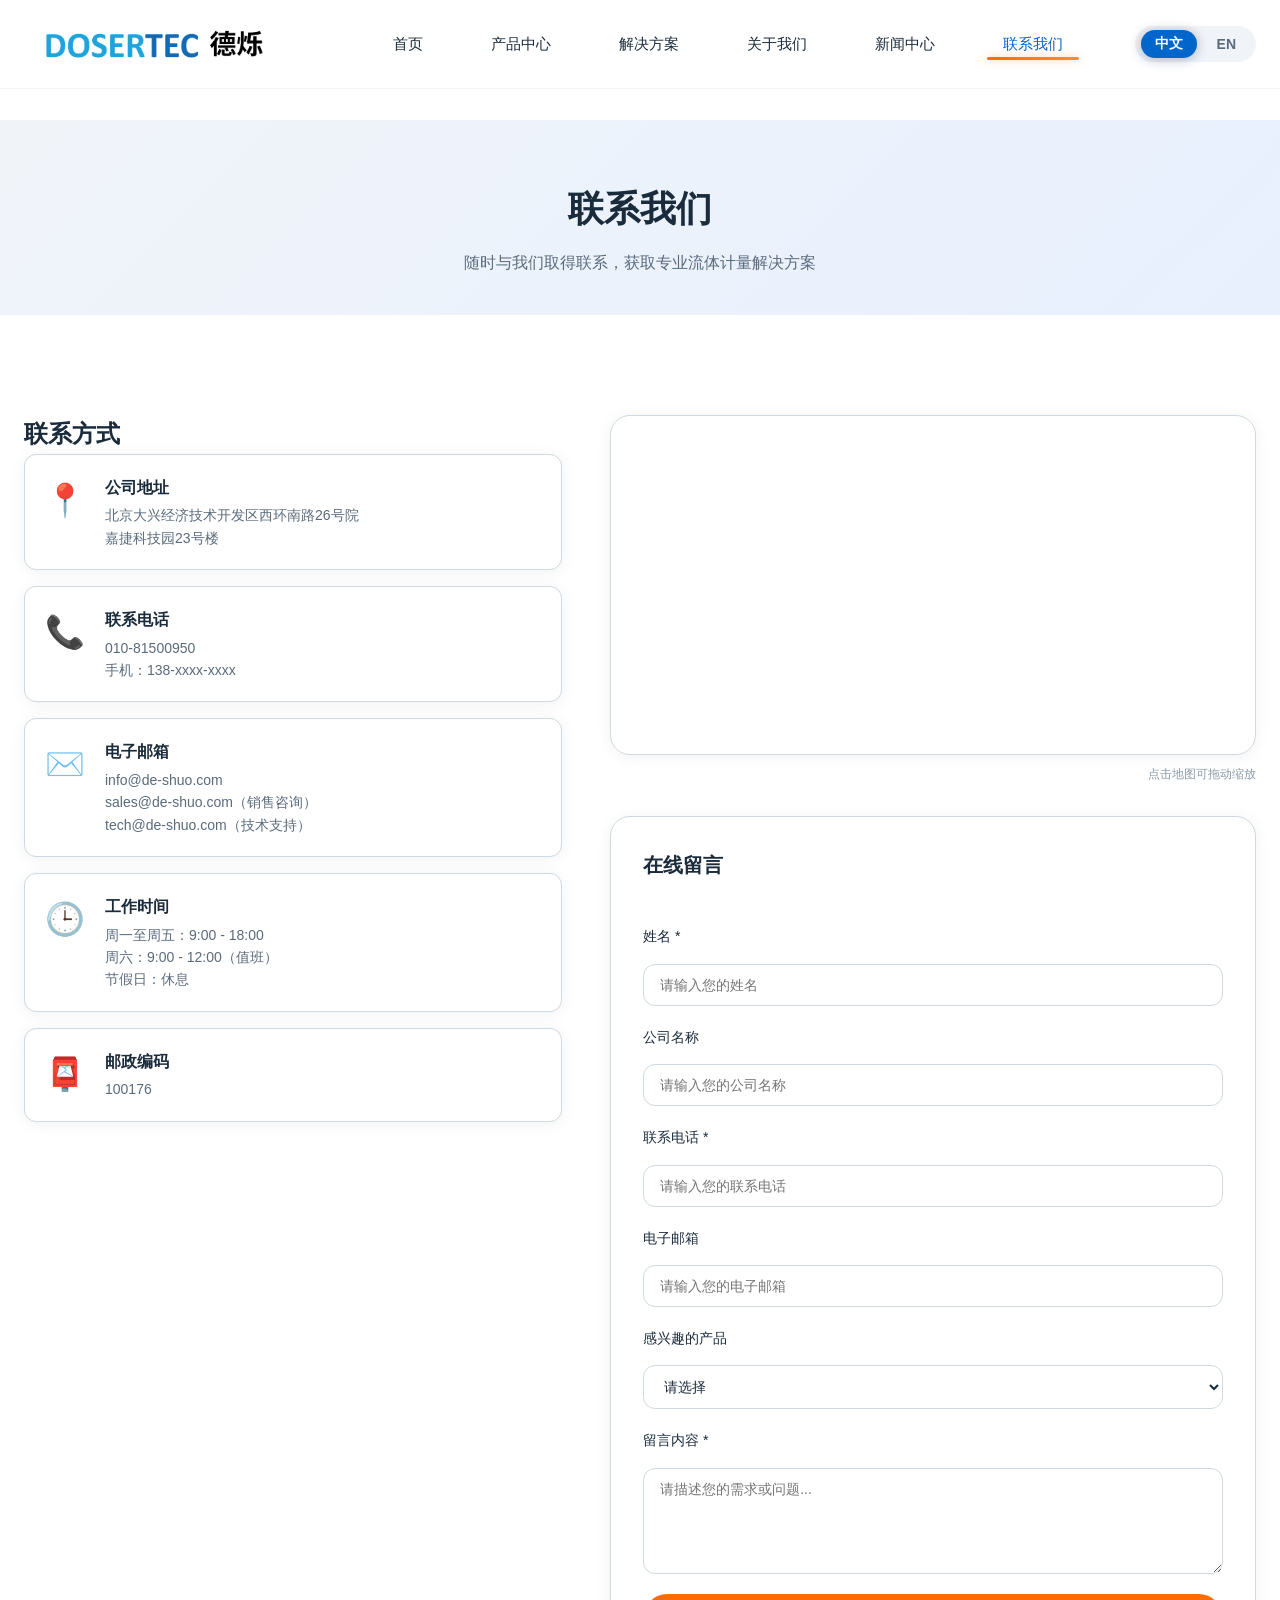
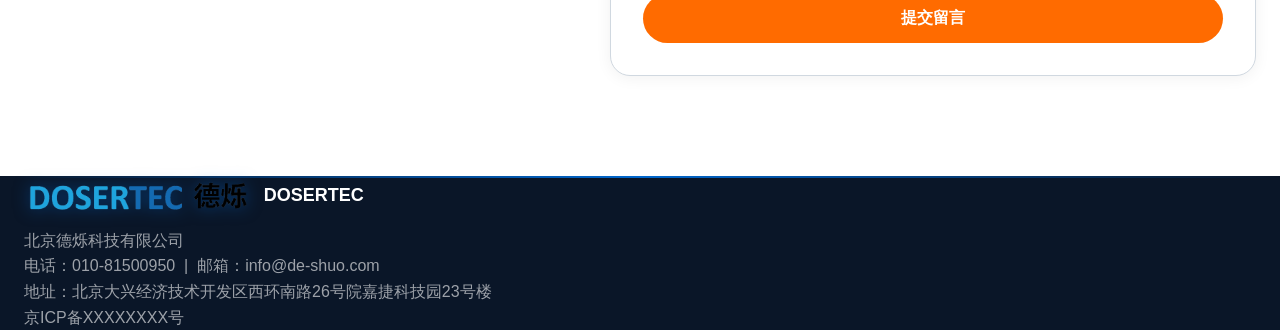
<file: contact.html>
<!DOCTYPE html>
<html lang="zh-CN">
<head>
    <meta charset="UTF-8" />
    <meta name="viewport" content="width=device-width, initial-scale=1.0" />
    <title>联系我们 - 德烁科技</title>
    <meta name="description" content="联系德烁科技，获取专业流体计量解决方案" />
    <link rel="stylesheet" href="style.css" />
    <script>
        if ('scrollRestoration' in history) {
            history.scrollRestoration = 'manual';
        }
        if (window.location.hash) {
            history.replaceState(null, '', window.location.pathname);
        }
        window.scrollTo({ top: 0, behavior: 'instant' });
        var checkCount = 0;
        var checkInterval = setInterval(function() {
            if (window.scrollY > 10) {
                window.scrollTo({ top: 0, behavior: 'instant' });
            }
            checkCount++;
            if (checkCount > 20) {
                clearInterval(checkInterval);
            }
        }, 50);
    </script>
</head>
<body>

    <nav class="navbar" id="navbar">
        <div class="container">
            <a href="index.html" class="navbar-brand">
                <div class="logo-glow-bg">
                    <img src="images/logo.jpg.png" alt="德烁科技" onerror="this.style.display='none'; this.nextElementSibling.style.display='block';" />
                    <span class="logo-fallback">德烁科技</span>
                </div>
            </a>

            <ul class="navbar-menu" id="navbarMenu">
                <li><a href="index.html" data-key="home">首页</a></li>
                <li><a href="products.html" data-key="products">产品中心</a></li>
                <li><a href="solutions.html" data-key="solutions">解决方案</a></li>
                <li><a href="about.html" data-key="about">关于我们</a></li>
                <li><a href="news.html" data-key="news">新闻中心</a></li>
                <li><a href="contact.html" class="active" data-key="contact">联系我们</a></li>
                <li class="navbar-lang">
                    <button class="lang-btn lang-active" data-lang="cn">中文</button>
                    <button class="lang-btn" data-lang="en">EN</button>
                </li>
            </ul>

            <button class="navbar-toggle" id="navbarToggle" aria-label="Menu">
                <span></span>
                <span></span>
                <span></span>
            </button>
        </div>
    </nav>

    <section class="page-header">
        <div class="container">
            <h1>联系我们</h1>
            <p>随时与我们取得联系，获取专业流体计量解决方案</p>
        </div>
    </section>

    <section class="section section-white">
        <div class="container">
            <div class="contact-full">
                <div class="contact-left reveal">
                    <h2>联系方式</h2>
                    
                    <div class="contact-info-card">
                        <div class="contact-info-icon">📍</div>
                        <div class="contact-info-body">
                            <h3>公司地址</h3>
                            <p>北京大兴经济技术开发区西环南路26号院<br>嘉捷科技园23号楼</p>
                        </div>
                    </div>
                    
                    <div class="contact-info-card">
                        <div class="contact-info-icon">📞</div>
                        <div class="contact-info-body">
                            <h3>联系电话</h3>
                            <p>010-81500950</p>
                            <p>手机：138-xxxx-xxxx</p>
                        </div>
                    </div>
                    
                    <div class="contact-info-card">
                        <div class="contact-info-icon">✉️</div>
                        <div class="contact-info-body">
                            <h3>电子邮箱</h3>
                            <p>info@de-shuo.com</p>
                            <p>sales@de-shuo.com（销售咨询）</p>
                            <p>tech@de-shuo.com（技术支持）</p>
                        </div>
                    </div>
                    
                    <div class="contact-info-card">
                        <div class="contact-info-icon">🕒</div>
                        <div class="contact-info-body">
                            <h3>工作时间</h3>
                            <p>周一至周五：9:00 - 18:00</p>
                            <p>周六：9:00 - 12:00（值班）</p>
                            <p>节假日：休息</p>
                        </div>
                    </div>
                    
                    <div class="contact-info-card">
                        <div class="contact-info-icon">📮</div>
                        <div class="contact-info-body">
                            <h3>邮政编码</h3>
                            <p>100176</p>
                        </div>
                    </div>
                </div>

                <div class="contact-right reveal reveal-delay-2">
                    <div class="contact-map-full">
                        <div class="contact-map-wrapper">
                            <iframe 
                                src="https://ditu.amap.com/embed.html?position=116.54,39.76&name=嘉捷科技园23号楼&zoom=17" 
                                allowfullscreen="">
                            </iframe>
                        </div>
                        <p class="contact-map-tip">点击地图可拖动缩放</p>
                    </div>
                    
                    <div class="contact-form">
                        <h3>在线留言</h3>
                        <form id="contactForm" action="#" method="post">
                            <div class="form-group">
                                <label for="name">姓名 *</label>
                                <input type="text" id="name" name="name" required placeholder="请输入您的姓名" />
                            </div>
                            <div class="form-group">
                                <label for="company">公司名称</label>
                                <input type="text" id="company" name="company" placeholder="请输入您的公司名称" />
                            </div>
                            <div class="form-group">
                                <label for="phone">联系电话 *</label>
                                <input type="tel" id="phone" name="phone" required placeholder="请输入您的联系电话" />
                            </div>
                            <div class="form-group">
                                <label for="email">电子邮箱</label>
                                <input type="email" id="email" name="email" placeholder="请输入您的电子邮箱" />
                            </div>
                            <div class="form-group">
                                <label for="interest">感兴趣的产品</label>
                                <select id="interest" name="interest">
                                    <option value="">请选择</option>
                                    <option value="screw-pump">螺杆泵系列</option>
                                    <option value="gear-pump">齿轮泵系列</option>
                                    <option value="valve">阀系列</option>
                                    <option value="feeding-system">供胶系统</option>
                                    <option value="solution">解决方案</option>
                                    <option value="other">其他</option>
                                </select>
                            </div>
                            <div class="form-group">
                                <label for="message">留言内容 *</label>
                                <textarea id="message" name="message" required rows="5" placeholder="请描述您的需求或问题..."></textarea>
                            </div>
                            <button type="submit" class="btn btn-primary btn-full">提交留言</button>
                        </form>
                    </div>
                </div>
            </div>
        </div>
    </section>

    <footer class="footer">
        <div class="container">
            <div class="footer-brand">
                <img src="images/logo.jpg.png" alt="德烁科技" onerror="this.style.display='none'; this.nextElementSibling.style.display='block';" />
                <span class="logo-fallback">德烁科技</span>
                <span>DOSERTEC</span>
            </div>
            <div class="footer-info">
                <p>北京德烁科技有限公司</p>
                <p>电话：010-81500950 &nbsp;|&nbsp; 邮箱：info@de-shuo.com</p>
                <p>地址：北京大兴经济技术开发区西环南路26号院嘉捷科技园23号楼</p>
                <p class="footer-icp">京ICP备XXXXXXXX号</p>
            </div>
        </div>
    </footer>

    <script src="script.js"></script>
    <script>
        var scrollCheckCount = 0;
        var scrollCheckMax = 10;
        var scrollCheckInterval = setInterval(function() {
            if (window.scrollY > 10) {
                window.scrollTo({ top: 0, behavior: 'instant' });
            }
            scrollCheckCount++;
            if (scrollCheckCount >= scrollCheckMax) {
                clearInterval(scrollCheckInterval);
            }
        }, 100);

        window.addEventListener('load', function() {
            setTimeout(function() {
                window.scrollTo({ top: 0, behavior: 'instant' });
            }, 200);
        });
    </script>
</body>
</html>
</file>
<file: style.css>
* {
    margin: 0;
    padding: 0;
    box-sizing: border-box;
}

:root {
    --primary: #0066CC;
    --primary-light: #1A8CFF;
    --primary-dark: #004499;
    --secondary: #FF6B00;
    --secondary-light: #FF8C33;
    --bg-white: #FFFFFF;
    --bg-light: #F0F4F9;
    --bg-product: #E8F0FE;
    --text-primary: #1A2B3C;
    --text-secondary: #5A6B7C;
    --text-light: #8A9BA8;
    --border-color: #D0D8E0;
    --shadow: 0 4px 20px rgba(0, 102, 204, 0.08);
    --shadow-hover: 0 12px 40px rgba(0, 102, 204, 0.18);
    --shadow-card: 0 2px 16px rgba(0, 0, 0, 0.06);
    --shadow-card-hover: 0 8px 32px rgba(0, 102, 204, 0.12);
    --radius: 12px;
    --radius-lg: 20px;
    --transition: 0.5s cubic-bezier(0.25, 0.46, 0.45, 0.94);
    --font-cn: 'PingFang SC', 'Microsoft YaHei', -apple-system, sans-serif;
    --font-en: 'Inter', -apple-system, 'Segoe UI', sans-serif;
}

html {
    scroll-behavior: auto;
}

body {
    font-family: var(--font-cn);
    color: var(--text-primary);
    background: var(--bg-white);
    line-height: 1.6;
    overflow-x: hidden;
    padding-top: 120px;
}

body.en {
    font-family: var(--font-en);
}

a {
    text-decoration: none;
    color: inherit;
}

img {
    max-width: 100%;
    display: block;
}

.container {
    max-width: 1400px;
    margin: 0 auto;
    padding: 0 24px;
}

.navbar {
    position: fixed;
    top: 0;
    left: 0;
    right: 0;
    z-index: 1000;
    padding: 16px 0;
    background: rgba(255, 255, 255, 0.95);
    backdrop-filter: blur(16px);
    -webkit-backdrop-filter: blur(16px);
    border-bottom: 1px solid rgba(208, 216, 224, 0.3);
    transition: var(--transition);
}

.navbar.scrolled {
    background: rgba(255, 255, 255, 0.98);
    box-shadow: 0 2px 20px rgba(0, 0, 0, 0.05);
    padding: 12px 0;
}

.navbar .container {
    display: flex;
    align-items: center;
    justify-content: space-between;
}

.navbar-brand {
    display: flex;
    align-items: center;
}

.navbar-brand img {
    height: 50px;
    width: auto;
    transition: var(--transition);
}

.navbar.scrolled .navbar-brand img {
    height: 44px;
}

.logo-glow-bg {
    display: flex;
    align-items: center;
    justify-content: center;
    padding: 8px 16px;
    background: white;
    border-radius: 8px;
    box-shadow: 0 0 40px rgba(255, 255, 255, 0.15);
}

.logo-glow-bg img {
    height: 40px;
    width: auto;
    display: block;
}

.navbar.scrolled .logo-glow-bg img {
    height: 36px;
}

.navbar-menu {
    display: flex;
    align-items: center;
    gap: 36px;
    list-style: none;
}

.navbar-menu a {
    font-size: 15px;
    font-weight: 500;
    color: var(--text-primary);
    transition: var(--transition);
    position: relative;
    padding: 8px 16px;
    border-radius: 8px;
}

.navbar-menu a::after {
    content: '';
    position: absolute;
    bottom: 0;
    left: 0;
    width: 0;
    height: 3px;
    background: linear-gradient(90deg, var(--secondary), var(--secondary-light));
    border-radius: 2px;
    transition: var(--transition);
    box-shadow: 0 0 8px rgba(255, 107, 0, 0.4);
}

.navbar-menu a:hover {
    color: var(--primary);
    transform: translateY(-2px) scale(1.03);
    background: rgba(0, 102, 204, 0.06);
}

.navbar-menu a:hover::after {
    width: 100%;
}

.navbar-menu a.active {
    color: var(--primary);
}

.navbar-menu a.active::after {
    width: 100%;
    background: linear-gradient(90deg, var(--secondary), var(--secondary-light));
    box-shadow: 0 0 8px rgba(255, 107, 0, 0.4);
}

.navbar-lang {
    display: flex;
    align-items: center;
    gap: 6px;
    margin-left: 20px;
    background: var(--bg-light);
    padding: 4px 6px;
    border-radius: 20px;
}

.navbar-lang button {
    font-size: 14px;
    font-weight: 600;
    padding: 5px 14px;
    border-radius: 18px;
    border: none;
    cursor: pointer;
    transition: var(--transition);
    background: transparent;
    color: var(--text-secondary);
}

.navbar-lang button.lang-active {
    background: var(--primary);
    color: white;
    box-shadow: 0 2px 12px rgba(0, 102, 204, 0.3), 0 0 12px rgba(255, 107, 0, 0.2);
}

.navbar-lang button:not(.lang-active):hover {
    color: var(--secondary);
    transform: scale(1.05);
    background: rgba(255, 107, 0, 0.08);
}

.navbar-toggle {
    display: none;
    flex-direction: column;
    gap: 5px;
    background: none;
    border: none;
    cursor: pointer;
    padding: 5px;
}

.navbar-toggle span {
    display: block;
    width: 26px;
    height: 2.5px;
    background: var(--text-primary);
    border-radius: 2px;
    transition: var(--transition);
}

.navbar-toggle.active span:nth-child(1) {
    transform: rotate(45deg) translateY(7px);
}

.navbar-toggle.active span:nth-child(2) {
    opacity: 0;
}

.navbar-toggle.active span:nth-child(3) {
    transform: rotate(-45deg) translateY(-7px);
}

@media (max-width: 992px) {
    .navbar-toggle {
        display: flex;
    }

    .navbar-menu {
        position: absolute;
        top: 80px;
        left: 0;
        right: 0;
        background: white;
        flex-direction: column;
        padding: 24px;
        gap: 16px;
        box-shadow: 0 16px 40px rgba(0, 0, 0, 0.08);
        border-radius: 0 0 var(--radius-lg) var(--radius-lg);
        opacity: 0;
        transform: translateY(-12px);
        pointer-events: none;
        transition: var(--transition);
        border-top: 1px solid var(--border-color);
    }

    .navbar-menu.open {
        opacity: 1;
        transform: translateY(0);
        pointer-events: all;
    }

    .navbar-lang {
        margin-left: 0;
        margin-top: 8px;
    }
}

.hero {
    padding: 120px 0;
    min-height: calc(100vh - 80px);
    display: flex;
    align-items: center;
    background: 
        radial-gradient(ellipse 600px 500px at 65% 50%, rgba(26, 115, 232, 0.15) 0%, rgba(0, 51, 102, 0.06) 40%, transparent 70%),
        radial-gradient(ellipse 400px 350px at 20% 70%, rgba(0, 150, 255, 0.08) 0%, transparent 60%),
        linear-gradient(145deg, #0A1628 0%, #06101F 50%, #050D1A 100%);
    position: relative;
    overflow: hidden;
}

.hero::before {
    content: '';
    position: absolute;
    top: -50%;
    left: -50%;
    width: 200%;
    height: 200%;
    background: linear-gradient(45deg, 
        transparent 20%, 
        rgba(255, 255, 255, 0.03) 45%, 
        rgba(255, 255, 255, 0.06) 50%, 
        rgba(255, 255, 255, 0.03) 55%, 
        transparent 80%);
    transform: rotate(-10deg);
    pointer-events: none;
    z-index: 1;
}

.hero::after {
    content: '';
    position: absolute;
    top: -20%;
    right: -10%;
    width: 60%;
    height: 60%;
    background: radial-gradient(ellipse at center, rgba(26, 115, 232, 0.06) 0%, transparent 70%);
    filter: blur(80px);
    animation: breatheGlow 15s ease-in-out infinite;
    pointer-events: none;
    z-index: 0;
}

@keyframes breatheGlow {
    0%, 100% {
        transform: translate(0, 0) scale(1);
        opacity: 0.6;
    }
    33% {
        transform: translate(-20px, 30px) scale(1.05);
        opacity: 0.8;
    }
    66% {
        transform: translate(10px, -20px) scale(0.95);
        opacity: 0.7;
    }
}

@keyframes ambientPulse {
    0%, 100% {
        opacity: 0.06;
        transform: scale(1);
    }
    50% {
        opacity: 0.1;
        transform: scale(1.03);
    }
}

.hero-bg-grid {
    position: absolute;
    inset: 0;
    background-image: 
        linear-gradient(rgba(26, 115, 232, 0.03) 1px, transparent 1px),
        linear-gradient(90deg, rgba(26, 115, 232, 0.03) 1px, transparent 1px);
    background-size: 100px 100px;
    pointer-events: none;
    z-index: 0;
}

.hero-noise {
    position: absolute;
    inset: 0;
    opacity: 0.015;
    pointer-events: none;
    z-index: 4;
    background-image: url("data:image/svg+xml,%3Csvg viewBox='0 0 256 256' xmlns='http://www.w3.org/2000/svg'%3E%3Cfilter id='noise'%3E%3CfeTurbulence type='fractalNoise' baseFrequency='0.8' numOctaves='5' stitchTiles='stitch'/%3E%3C/filter%3E%3Crect width='100%25' height='100%25' filter='url(%23noise)'/%3E%3C/svg%3E");
}

.hero-main-spotlight {
    position: absolute;
    top: 30%;
    left: 55%;
    width: 500px;
    height: 500px;
    background: radial-gradient(circle, rgba(255, 255, 255, 0.1) 0%, rgba(26, 115, 232, 0.08) 30%, rgba(0, 102, 204, 0.04) 50%, transparent 70%);
    filter: blur(60px);
    animation: ambientPulse 12s ease-in-out infinite;
    pointer-events: none;
    z-index: 0;
}

.hero-soft-glow {
    position: absolute;
    bottom: 10%;
    left: 5%;
    width: 300px;
    height: 200px;
    background: radial-gradient(ellipse, rgba(0, 150, 255, 0.06) 0%, transparent 60%);
    filter: blur(40px);
    animation: ambientPulse 18s ease-in-out infinite reverse;
    pointer-events: none;
    z-index: 0;
}

.hero-glow-orange {
    position: absolute;
    top: 30%;
    right: 10%;
    width: 600px;
    height: 600px;
    background: radial-gradient(circle, rgba(255, 107, 0, 0.12) 0%, rgba(255, 107, 0, 0.04) 40%, transparent 70%);
    border-radius: 50%;
    pointer-events: none;
    z-index: 0;
    animation: glowFloat 20s infinite ease-in-out;
}

.hero-glow-blue {
    position: absolute;
    bottom: -10%;
    left: -10%;
    width: 600px;
    height: 600px;
    background: radial-gradient(circle, rgba(0, 102, 204, 0.12) 0%, rgba(0, 102, 204, 0.04) 40%, transparent 70%);
    border-radius: 50%;
    pointer-events: none;
    z-index: 0;
    animation: glowRotate 30s infinite linear;
}

@keyframes glowFloat {
    0%, 100% {
        transform: translateY(0) translateX(0);
    }
    25% {
        transform: translateY(-20px) translateX(10px);
    }
    50% {
        transform: translateY(10px) translateX(-10px);
    }
    75% {
        transform: translateY(-10px) translateX(20px);
    }
}

@keyframes glowRotate {
    from {
        transform: rotate(0deg);
    }
    to {
        transform: rotate(360deg);
    }
}

.hero-particles {
    position: absolute;
    inset: 0;
    pointer-events: none;
    z-index: 0;
    overflow: hidden;
}

.hero-particles .particle {
    position: absolute;
    background: radial-gradient(circle, rgba(255, 255, 255, 0.8), rgba(0, 102, 204, 0.4), transparent);
    border-radius: 50%;
    animation: particleFloat 8s ease-in-out infinite;
}

.hero-particles .particle::before {
    content: '';
    position: absolute;
    inset: -2px;
    background: radial-gradient(circle, rgba(255, 107, 0, 0.3), transparent);
    border-radius: 50%;
    animation: particlePulse 2s ease-in-out infinite;
}

.hero-particles .particle-1 {
    width: 6px;
    height: 6px;
    top: 30%;
    left: 15%;
    animation-delay: 0s;
}

.hero-particles .particle-2 {
    width: 8px;
    height: 8px;
    top: 50%;
    right: 20%;
    animation-delay: 1s;
}

.hero-particles .particle-3 {
    width: 5px;
    height: 5px;
    top: 70%;
    left: 25%;
    animation-delay: 2s;
}

.hero-particles .particle-4 {
    width: 7px;
    height: 7px;
    top: 20%;
    right: 35%;
    animation-delay: 3s;
}

.hero-particles .particle-5 {
    width: 4px;
    height: 4px;
    top: 80%;
    right: 15%;
    animation-delay: 0.5s;
}

.hero-particles .particle-6 {
    width: 9px;
    height: 9px;
    top: 40%;
    left: 35%;
    animation-delay: 4s;
}

.hero-particles .particle-7 {
    width: 5px;
    height: 5px;
    top: 60%;
    left: 5%;
    animation-delay: 2.5s;
}

.hero-particles .particle-8 {
    width: 6px;
    height: 6px;
    top: 15%;
    left: 50%;
    animation-delay: 1.5s;
}

@keyframes particleFloat {
    0%, 100% {
        transform: translateY(0) translateX(0);
        opacity: 0.6;
    }
    25% {
        transform: translateY(-30px) translateX(15px);
        opacity: 1;
    }
    50% {
        transform: translateY(-15px) translateX(-20px);
        opacity: 0.7;
    }
    75% {
        transform: translateY(-40px) translateX(10px);
        opacity: 0.9;
    }
}

@keyframes particlePulse {
    0%, 100% {
        transform: scale(1);
        opacity: 0.6;
    }
    50% {
        transform: scale(1.5);
        opacity: 1;
    }
}

.hero-glow-behind {
    position: absolute;
    width: 400px;
    height: 400px;
    background: radial-gradient(circle, rgba(255, 107, 0, 0.2) 0%, rgba(255, 107, 0, 0.05) 40%, transparent 70%);
    border-radius: 50%;
    pointer-events: none;
    z-index: -1;
    animation: glowRotate 25s linear infinite;
}

.hero .container {
    position: relative;
    z-index: 1;
    display: grid;
    grid-template-columns: 1fr 1fr;
    gap: 40px;
    align-items: stretch;
    height: 100%;
}

.hero-content h1 {
    font-size: clamp(44px, 6vw, 72px);
    font-weight: 800;
    color: #FFFFFF;
    line-height: 1.05;
    letter-spacing: -1px;
    margin-bottom: 20px;
}

.hero-content h1 .highlight {
    color: #FF6B00;
    position: relative;
}

.hero-content h1 .highlight::after {
    content: '';
    position: absolute;
    bottom: 6px;
    left: 0;
    right: 0;
    height: 6px;
    background: rgba(255, 107, 0, 0.3);
    border-radius: 3px;
}

.hero-content .subtitle {
    font-size: 18px;
    color: #B0C4DE;
    max-width: 500px;
    font-weight: 400;
    line-height: 1.8;
    margin-bottom: 40px;
}

.hero-content .hero-stats {
    display: flex;
    gap: 48px;
    margin-bottom: 48px;
}

.hero-content .hero-stats .stat-item {
    text-align: left;
}

.hero-content .hero-stats .stat-number {
    font-size: 48px;
    font-weight: 800;
    color: #FF6B00;
    display: block;
    line-height: 1;
    margin-bottom: 4px;
}

.hero-content .hero-stats .stat-label {
    font-size: 15px;
    color: #B0C4DE;
    font-weight: 500;
}

.hero-content .hero-actions {
    display: flex;
    gap: 16px;
    flex-wrap: wrap;
}

.btn {
    display: inline-flex;
    align-items: center;
    gap: 8px;
    padding: 14px 32px;
    border-radius: 50px;
    font-weight: 600;
    font-size: 16px;
    transition: var(--transition);
    border: none;
    cursor: pointer;
}

.btn-primary {
    background: #FF6B00;
    color: white;
}

.btn-primary:hover {
    background: #FF8C33;
    transform: translateY(-3px) scale(1.02);
    box-shadow: 0 12px 32px rgba(255, 107, 0, 0.4), 0 0 24px rgba(0, 102, 204, 0.25);
}

.btn-outline {
    background: transparent;
    color: #FFFFFF;
    border: 2px solid #FFFFFF;
    position: relative;
}

.btn-outline::before {
    content: '';
    position: absolute;
    inset: -2px;
    background: linear-gradient(45deg, #FF6B00, transparent, #FF6B00);
    border-radius: 52px;
    opacity: 0;
    transition: var(--transition);
    z-index: -1;
}

.btn-outline:hover {
    background: #FF6B00;
    color: white;
    border-color: #FF6B00;
    transform: translateY(-3px) scale(1.02);
    box-shadow: 0 12px 32px rgba(255, 107, 0, 0.4), 0 0 24px rgba(0, 102, 204, 0.25);
}

.btn-outline:hover::before {
    opacity: 1;
}

.hero-visual {
    display: flex;
    justify-content: center;
    align-items: center;
    position: relative;
    width: 100%;
    height: 100%;
}

.hero-carousel {
    position: relative;
    width: 100%;
    height: 100%;
    overflow: hidden;
}

.hero-carousel .carousel-slide {
    position: absolute;
    inset: 0;
    opacity: 0;
    transition: opacity 0.8s ease-in-out;
    pointer-events: none;
}

.hero-carousel .carousel-slide.active {
    opacity: 1;
    pointer-events: auto;
}

.hero-carousel .carousel-slide img {
    width: 100%;
    height: 100%;
    object-fit: cover;
    display: block;
}

.hero-carousel .carousel-dots {
    position: absolute;
    bottom: 20px;
    left: 50%;
    transform: translateX(-50%);
    display: flex;
    gap: 12px;
    z-index: 10;
}

.hero-carousel .carousel-dots .dot {
    width: 12px;
    height: 12px;
    border-radius: 50%;
    background: rgba(255, 255, 255, 0.4);
    cursor: pointer;
    transition: var(--transition);
}

.hero-carousel .carousel-dots .dot:hover {
    background: rgba(255, 255, 255, 0.7);
}

.hero-carousel .carousel-dots .dot.active {
    background: #FF6B00;
}

@keyframes floatImage {
    0%, 100% {
        transform: translateY(0);
    }
    50% {
        transform: translateY(-15px);
    }
}

@media (max-width: 992px) {
    .hero {
        padding: 120px 0 80px;
        min-height: auto;
    }

    .hero .container {
        grid-template-columns: 1fr;
        gap: 40px;
    }

    .hero-content h1 {
        font-size: clamp(36px, 7vw, 52px);
    }

    .hero-content .hero-stats {
        gap: 32px;
        flex-wrap: wrap;
    }

    .hero-content .hero-stats .stat-number {
        font-size: 36px;
    }

    .hero-visual .hero-image-wrapper {
        max-width: 100%;
    }
}

.section-title {
    font-size: clamp(32px, 4vw, 48px);
    font-weight: 700;
    color: var(--text-primary);
    text-align: center;
    margin-bottom: 12px;
    line-height: 1.1;
}

.section-subtitle {
    text-align: center;
    color: var(--text-secondary);
    font-size: 17px;
    max-width: 640px;
    margin: 0 auto 56px;
    line-height: 1.7;
}

.section {
    padding: 100px 0;
}

.section-light {
    background: var(--bg-light);
}

.section-white {
    background: var(--bg-white);
}

.section-product {
    background: var(--bg-product);
    position: relative;
}

.section-product::before {
    content: '';
    position: absolute;
    top: 0;
    left: 50%;
    transform: translateX(-50%);
    width: 80%;
    height: 200px;
    background: radial-gradient(ellipse at center, rgba(0, 102, 204, 0.08) 0%, transparent 70%);
    pointer-events: none;
}

.advantages-grid {
    display: grid;
    grid-template-columns: repeat(4, 1fr);
    gap: 24px;
}

.advantage-card {
    background: white;
    border-radius: var(--radius-lg);
    padding: 32px;
    text-align: center;
    box-shadow: var(--shadow-card);
    transition: var(--transition);
    border: 2px solid transparent;
    position: relative;
    overflow: hidden;
}

.advantage-card::before {
    content: '';
    position: absolute;
    top: 0;
    left: 0;
    right: 0;
    height: 4px;
    background: linear-gradient(90deg, var(--secondary), var(--secondary-light));
    opacity: 0;
    transition: var(--transition);
}

.advantage-card:hover {
    transform: translateY(-8px) scale(1.02);
    box-shadow: var(--shadow-card-hover);
    border-color: rgba(255, 107, 0, 0.3);
    background: linear-gradient(180deg, white 0%, #FAFBFC 100%);
}

.advantage-card:hover::before {
    opacity: 1;
}

.advantage-card .icon {
    width: 68px;
    height: 68px;
    margin: 0 auto 18px;
    background: var(--bg-product);
    border-radius: 50%;
    display: flex;
    align-items: center;
    justify-content: center;
    font-size: 32px;
    transition: var(--transition);
    position: relative;
    border: 2px solid transparent;
}

.advantage-card:hover .icon {
    background: linear-gradient(135deg, rgba(255, 107, 0, 0.1), rgba(0, 102, 204, 0.1));
    transform: scale(1.05);
    border-color: rgba(255, 107, 0, 0.3);
    box-shadow: 0 0 20px rgba(255, 107, 0, 0.2);
}

.advantage-card h3 {
    font-size: 18px;
    font-weight: 600;
    color: var(--text-primary);
    margin-bottom: 8px;
}

.advantage-card p {
    font-size: 14px;
    color: var(--text-secondary);
    line-height: 1.6;
}

@media (max-width: 992px) {
    .advantages-grid {
        grid-template-columns: repeat(2, 1fr);
    }
}

@media (max-width: 576px) {
    .advantages-grid {
        grid-template-columns: 1fr;
    }
}

.products-grid {
    display: grid;
    grid-template-columns: repeat(3, 1fr);
    gap: 32px;
}

.products-scroll-wrapper {
    position: relative;
    margin-top: 16px;
}

.products-scroll-btn {
    position: absolute;
    top: 50%;
    transform: translateY(-50%);
    z-index: 10;
    width: 48px;
    height: 48px;
    border-radius: 50%;
    border: 2px solid rgba(0, 102, 204, 0.2);
    background: rgba(255, 255, 255, 0.9);
    color: var(--primary);
    cursor: pointer;
    display: flex;
    align-items: center;
    justify-content: center;
    transition: var(--transition);
    box-shadow: 0 4px 12px rgba(0, 0, 0, 0.1);
}

.products-scroll-btn:hover {
    background: var(--primary);
    color: white;
    border-color: var(--primary);
    box-shadow: 0 6px 20px rgba(0, 102, 204, 0.3);
    transform: translateY(-50%) scale(1.1);
}

.products-scroll-btn:active {
    transform: translateY(-50%) scale(0.95);
}

.products-scroll-left {
    left: -24px;
}

.products-scroll-right {
    right: -24px;
}

.products-scroll-container {
    overflow-x: auto;
    scroll-snap-type: x mandatory;
    scroll-behavior: smooth;
    -webkit-overflow-scrolling: touch;
    padding: 0 24px;
}

.products-scroll-container::-webkit-scrollbar {
    display: none;
}

.products-scroll-container {
    cursor: grab;
}

.products-scroll-container.cursor-grabbing {
    cursor: grabbing;
}

.products-scroll-track {
    display: flex;
    gap: 24px;
    padding: 8px 0;
}

.product-card {
    background: white;
    border-radius: var(--radius-lg);
    overflow: hidden;
    box-shadow: var(--shadow-card);
    transition: all 0.4s cubic-bezier(0.23, 1, 0.32, 1);
    border: 2px solid transparent;
    position: relative;
    flex-shrink: 0;
    width: 320px;
    scroll-snap-align: center;
}

.product-card::before {
    content: '';
    position: absolute;
    inset: 0;
    background: linear-gradient(135deg, rgba(0, 102, 204, 0.1), transparent);
    opacity: 0;
    transition: var(--transition);
    pointer-events: none;
}

.product-card::after {
    content: '';
    position: absolute;
    bottom: 0;
    left: 0;
    right: 0;
    height: 50%;
    background: linear-gradient(to top, rgba(100, 200, 255, 0.5), transparent);
    opacity: 0;
    transition: opacity 0.4s cubic-bezier(0.23, 1, 0.32, 1);
    pointer-events: none;
}

.product-overlay {
    position: absolute;
    bottom: 0;
    left: 0;
    right: 0;
    height: 50%;
    display: flex;
    align-items: center;
    justify-content: center;
    opacity: 0;
    transition: opacity 0.4s cubic-bezier(0.23, 1, 0.32, 1);
    pointer-events: none;
}

.product-overlay .product-series {
    font-size: 14px;
    font-weight: 600;
    color: white;
    padding: 6px 16px;
    background: rgba(0, 0, 0, 0.6);
    border-radius: 20px;
    backdrop-filter: blur(4px);
}

.product-card:hover {
    transform: translateY(-8px) scale(1.08);
    box-shadow: 0 20px 40px rgba(0, 0, 0, 0.15), 0 0 30px rgba(100, 200, 255, 0.2);
    border-color: rgba(100, 200, 255, 0.3);
    z-index: 5;
}

.product-card:hover::before {
    opacity: 1;
}

.product-card:hover::after {
    opacity: 1;
}

.product-card:hover .product-overlay {
    opacity: 1;
}

.product-card .product-image-wrapper {
    height: 240px;
    background: var(--bg-product);
    display: flex;
    align-items: center;
    justify-content: center;
    color: var(--text-light);
    font-size: 13px;
    overflow: hidden;
    transition: var(--transition);
    position: relative;
}

.product-card .product-image-wrapper img {
    width: 100%;
    height: 100%;
    object-fit: cover;
}

.product-card .product-image-wrapper::after {
    content: '';
    position: absolute;
    inset: 0;
    border: 2px solid transparent;
    border-radius: 0;
    transition: var(--transition);
}

.product-card:hover .product-image-wrapper {
    transform: scale(1.03);
}

.product-card:hover .product-image-wrapper::after {
    border-color: rgba(0, 102, 204, 0.2);
}

.product-card .product-body {
    padding: 24px;
}

.product-card .product-body h3 {
    font-size: 18px;
    font-weight: 600;
    color: var(--text-primary);
    margin-bottom: 6px;
}

.product-card .product-body .product-tag {
    display: inline-block;
    background: linear-gradient(135deg, rgba(255, 107, 0, 0.1), rgba(255, 107, 0, 0.05));
    color: var(--secondary);
    font-size: 12px;
    font-weight: 600;
    padding: 3px 12px;
    border-radius: 16px;
    margin-bottom: 12px;
    border: 1px solid rgba(255, 107, 0, 0.2);
    transition: var(--transition);
}

.product-card:hover .product-body .product-tag {
    background: rgba(0, 0, 0, 0.5);
    color: white;
    border-color: rgba(255, 255, 255, 0.3);
}

.product-card .product-body p {
    font-size: 14px;
    color: var(--text-secondary);
    line-height: 1.6;
}

.product-card .product-body .product-link {
    display: inline-flex;
    align-items: center;
    gap: 6px;
    margin-top: 16px;
    font-weight: 600;
    font-size: 14px;
    color: var(--primary);
    transition: var(--transition);
}

.product-card .product-body .product-link:hover {
    gap: 12px;
    color: var(--secondary);
    transform: scale(1.05);
}

@media (max-width: 992px) {
    .products-grid {
        grid-template-columns: repeat(2, 1fr);
    }
    
    .product-card {
        width: 280px;
    }
    
    .products-scroll-left {
        left: -12px;
    }
    
    .products-scroll-right {
        right: -12px;
    }
}

@media (max-width: 576px) {
    .products-grid {
        grid-template-columns: 1fr;
    }
    
    .product-card {
        width: calc(100vw - 80px);
    }
    
    .products-scroll-left {
        left: 0;
    }
    
    .products-scroll-right {
        right: 0;
    }
    
    .products-scroll-btn {
        width: 40px;
        height: 40px;
    }
}

.page-header {
    background: linear-gradient(135deg, var(--bg-light) 0%, var(--bg-product) 100%);
    padding: 60px 0 40px;
    text-align: center;
}

.page-header h1 {
    font-size: 36px;
    font-weight: 700;
    color: var(--text-primary);
    margin-bottom: 12px;
}

.page-header p {
    font-size: 16px;
    color: var(--text-secondary);
    max-width: 600px;
    margin: 0 auto;
}

.category-section {
    margin-bottom: 60px;
}

.category-section:last-child {
    margin-bottom: 0;
}

.category-title {
    font-size: 24px;
    font-weight: 600;
    color: var(--text-primary);
    margin-bottom: 24px;
    padding-left: 16px;
    border-left: 4px solid var(--primary);
    display: flex;
    align-items: center;
    gap: 12px;
}

.category-title::before {
    content: '';
    width: 4px;
    height: 24px;
    background: linear-gradient(180deg, var(--secondary), var(--primary));
    border-radius: 2px;
}

.product-card .product-image-wrapper {
    height: 220px;
    background: linear-gradient(135deg, var(--bg-product) 0%, var(--bg-light) 100%);
    display: flex;
    align-items: center;
    justify-content: center;
    overflow: hidden;
    padding: 20px;
    transition: var(--transition);
}

.product-card .product-image-wrapper img {
    max-width: 100%;
    max-height: 100%;
    object-fit: contain;
    transition: var(--transition);
}

.product-card:hover .product-image-wrapper img {
    transform: scale(1.08);
}

.product-card .product-model {
    display: inline-block;
    background: rgba(0, 102, 204, 0.08);
    color: var(--primary);
    font-size: 12px;
    font-weight: 600;
    padding: 4px 10px;
    border-radius: 4px;
    margin-bottom: 8px;
    border: 1px solid rgba(0, 102, 204, 0.15);
}

.solutions-grid {
    display: grid;
    grid-template-columns: repeat(4, 1fr);
    gap: 24px;
}

.solution-card {
    position: relative;
    border-radius: var(--radius-lg);
    overflow: hidden;
    aspect-ratio: 4/3;
    cursor: pointer;
    transition: var(--transition);
    background: white;
    box-shadow: var(--shadow-card);
    border: 1px solid transparent;
}

.solution-card:hover {
    transform: translateY(-6px) scale(1.02);
    box-shadow: var(--shadow-card-hover), 0 0 16px rgba(255, 107, 0, 0.12);
    border-color: rgba(255, 107, 0, 0.3);
    background: linear-gradient(180deg, white 0%, #FAFBFC 100%);
}

.solution-card .solution-bg {
    width: 100%;
    height: 100%;
    background: linear-gradient(135deg, var(--bg-product), rgba(0, 102, 204, 0.08));
    display: flex;
    align-items: center;
    justify-content: center;
    font-size: 48px;
    color: var(--primary);
    opacity: 0.6;
    transition: var(--transition);
}

.solution-card:hover .solution-bg {
    opacity: 0.8;
    transform: scale(1.05);
}

.solution-card .solution-overlay {
    position: absolute;
    bottom: 0;
    left: 0;
    right: 0;
    padding: 24px;
    background: linear-gradient(transparent, rgba(255, 255, 255, 0.95));
    color: var(--text-primary);
    transition: var(--transition);
}

.solution-card .solution-overlay h3 {
    font-size: 18px;
    font-weight: 600;
    margin-bottom: 4px;
}

.solution-card .solution-overlay p {
    font-size: 13px;
    color: var(--text-secondary);
}

@media (max-width: 992px) {
    .solutions-grid {
        grid-template-columns: repeat(2, 1fr);
    }
}

@media (max-width: 576px) {
    .solutions-grid {
        grid-template-columns: 1fr;
    }
}

.clients-grid {
    display: flex;
    flex-wrap: wrap;
    justify-content: center;
    gap: 24px 48px;
    margin-top: 16px;
}

.client-item {
    font-size: 15px;
    font-weight: 600;
    color: var(--text-secondary);
    padding: 10px 20px;
    border-radius: var(--radius);
    transition: var(--transition);
    background: white;
    box-shadow: var(--shadow-card);
    border: 1px solid var(--border-color);
    position: relative;
}

.client-item::before {
    content: '';
    position: absolute;
    top: 0;
    left: 0;
    width: 4px;
    height: 0;
    background: linear-gradient(180deg, var(--secondary), var(--secondary-light));
    border-radius: var(--radius) 0 0 var(--radius);
    transition: var(--transition);
}

.client-item:hover {
    color: var(--primary);
    border-color: rgba(255, 107, 0, 0.4);
    transform: translateY(-3px) scale(1.03);
    box-shadow: var(--shadow-card-hover), 0 0 12px rgba(255, 107, 0, 0.1);
    background: linear-gradient(135deg, rgba(0, 102, 204, 0.04), transparent);
}

.client-item:hover::before {
    height: 100%;
}

.about-preview {
    display: grid;
    grid-template-columns: 1fr 1fr;
    gap: 56px;
    align-items: center;
}

.about-preview .about-text p {
    color: var(--text-secondary);
    line-height: 1.8;
    font-size: 16px;
    margin-bottom: 16px;
}

.about-preview .about-text .btn {
    margin-top: 8px;
}

.about-preview .about-image {
    background: var(--bg-product);
    border-radius: var(--radius-lg);
    aspect-ratio: 4/3;
    display: flex;
    align-items: center;
    justify-content: center;
    color: var(--text-light);
    font-size: 14px;
    overflow: hidden;
    position: relative;
    transition: var(--transition);
    box-shadow: var(--shadow-card);
    border: 2px solid transparent;
}

.about-preview .about-image::before {
    content: '';
    position: absolute;
    inset: 0;
    background: linear-gradient(135deg, rgba(0, 102, 204, 0.05), transparent);
    transition: var(--transition);
}

.about-preview .about-image:hover {
    transform: translateY(-6px) scale(1.02);
    box-shadow: var(--shadow-card-hover), 0 0 20px rgba(255, 107, 0, 0.15);
    border-color: rgba(255, 107, 0, 0.3);
}

@media (max-width: 768px) {
    .about-preview {
        grid-template-columns: 1fr;
        gap: 24px;
    }

    .about-preview .about-image {
        order: -1;
    }
}

.contact-wrapper {
    display: grid;
    grid-template-columns: 1fr 1.2fr;
    gap: 56px;
    align-items: start;
}

.contact-info-item {
    margin-bottom: 28px;
}

.contact-info-item:last-child {
    margin-bottom: 0;
}

.contact-info-item h3 {
    color: var(--text-primary);
    font-size: 18px;
    font-weight: 600;
    margin-bottom: 6px;
}

.contact-info-item p {
    color: var(--text-secondary);
    font-size: 15px;
    line-height: 1.7;
}

.contact-map-wrapper {
    border-radius: var(--radius-lg);
    overflow: hidden;
    box-shadow: var(--shadow-card);
    height: 340px;
    border: 1px solid var(--border-color);
}

.contact-map-wrapper iframe {
    width: 100%;
    height: 100%;
    border: 0;
}

.contact-map-tip {
    font-size: 12px;
    color: var(--text-light);
    margin-top: 10px;
    text-align: right;
}

@media (max-width: 768px) {
    .contact-wrapper {
        grid-template-columns: 1fr;
        gap: 32px;
    }

    .contact-map-wrapper {
        height: 260px;
    }
}

.footer {
    background: #0A1628;
    color: rgba(255, 255, 255, 0.6);
    position: relative;
}

.footer::before {
    content: '';
    position: absolute;
    top: 0;
    left: 0;
    right: 0;
    height: 2px;
    background: linear-gradient(90deg, transparent, #0066CC, transparent);
}

.footer-top {
    padding: 56px 0;
}

.footer-top .container {
    display: grid;
    grid-template-columns: repeat(4, 1fr);
    gap: 32px;
}

.footer-column {
    display: flex;
    flex-direction: column;
    gap: 16px;
}

.footer-column h4 {
    font-size: 14px;
    font-weight: 600;
    color: #FFFFFF;
    margin-bottom: 8px;
}

.footer-column ul {
    list-style: none;
    display: flex;
    flex-direction: column;
    gap: 10px;
}

.footer-column ul li {
    font-size: 13px;
    line-height: 1.6;
}

.footer-column ul li a {
    color: rgba(255, 255, 255, 0.6);
    transition: var(--transition);
}

.footer-column ul li a:hover {
    color: #0066CC;
}

.footer-brand-col {
    grid-column: span 1;
}

.footer-brand {
    display: flex;
    align-items: center;
    gap: 14px;
    margin-bottom: 12px;
}

.footer-brand img {
    height: 40px;
    width: auto;
    filter: drop-shadow(0 0 8px rgba(0, 102, 204, 0.5));
}

.footer-brand span {
    font-size: 18px;
    font-weight: 700;
    color: #FFFFFF;
}

.footer-brand .chinese-glow {
    text-shadow: 0 0 20px rgba(255,255,255,0.8), 0 0 40px rgba(255,255,255,0.4);
}

.footer-desc {
    font-size: 13px;
    color: rgba(255, 255, 255, 0.5);
    line-height: 1.6;
    max-width: 200px;
}

.footer-qr {
    display: flex;
    flex-direction: column;
    align-items: center;
    gap: 8px;
}

.qr-placeholder {
    width: 100px;
    height: 100px;
    background: rgba(255, 255, 255, 0.08);
    border-radius: 8px;
    border: 1px solid rgba(255, 255, 255, 0.1);
}

.footer-qr span {
    font-size: 12px;
    color: rgba(255, 255, 255, 0.5);
}

.footer-bottom {
    padding: 20px 0;
    border-top: 1px solid rgba(255, 255, 255, 0.08);
}

.footer-bottom .container {
    text-align: center;
}

.footer-bottom p {
    font-size: 12px;
    color: rgba(255, 255, 255, 0.4);
}

@media (max-width: 992px) {
    .footer-top .container {
        grid-template-columns: repeat(2, 1fr);
    }
}

@media (max-width: 576px) {
    .footer-top .container {
        grid-template-columns: 1fr;
        text-align: center;
    }
    
    .footer-desc {
        max-width: 100%;
    }
    
    .footer-brand-col {
        text-align: center;
    }
}

.reveal {
    opacity: 0;
    transform: translateY(40px);
    transition: opacity 0.7s ease, transform 0.7s ease;
}

.reveal.visible {
    opacity: 1;
    transform: translateY(0);
}

.reveal-delay-1 {
    transition-delay: 0.1s;
}

.reveal-delay-2 {
    transition-delay: 0.2s;
}

.reveal-delay-3 {
    transition-delay: 0.3s;
}

.reveal-delay-4 {
    transition-delay: 0.4s;
}

.reveal-delay-5 {
    transition-delay: 0.5s;
}

.reveal-delay-6 {
    transition-delay: 0.6s;
}

.category-filter {
    display: flex;
    flex-wrap: wrap;
    gap: 12px;
    margin-bottom: 32px;
    justify-content: center;
}

.filter-btn {
    padding: 10px 24px;
    background: white;
    border: 1.5px solid var(--border-color);
    border-radius: 50px;
    font-size: 14px;
    font-weight: 500;
    color: var(--text-secondary);
    cursor: pointer;
    transition: var(--transition);
}

.filter-btn:hover {
    border-color: var(--primary);
    color: var(--primary);
    transform: translateY(-2px);
    box-shadow: 0 4px 12px rgba(0, 102, 204, 0.1);
}

.filter-btn.active {
    background: var(--primary);
    color: white;
    border-color: var(--primary);
    box-shadow: 0 4px 16px rgba(0, 102, 204, 0.3);
}

.product-card-link {
    display: block;
    text-decoration: none;
}

.solution-detail {
    margin-bottom: 60px;
    background: white;
    border-radius: var(--radius-lg);
    overflow: hidden;
    box-shadow: var(--shadow-card);
    border: 1px solid var(--border-color);
}

.solution-detail:last-child {
    margin-bottom: 0;
}

.solution-header {
    display: flex;
    align-items: center;
    gap: 20px;
    padding: 24px 32px;
    background: linear-gradient(135deg, var(--bg-product) 0%, var(--bg-light) 100%);
    border-bottom: 1px solid var(--border-color);
}

.solution-icon {
    font-size: 48px;
}

.solution-title-wrap h2 {
    font-size: 24px;
    font-weight: 700;
    color: var(--text-primary);
    margin-bottom: 4px;
}

.solution-category {
    font-size: 13px;
    color: var(--text-light);
    font-weight: 500;
}

.solution-content {
    display: grid;
    grid-template-columns: 1fr 1fr;
    gap: 40px;
    padding: 40px;
}

.solution-image {
    border-radius: var(--radius);
    overflow: hidden;
}

.solution-image img {
    width: 100%;
    height: 300px;
    object-fit: cover;
}

.solution-info h3 {
    font-size: 18px;
    font-weight: 600;
    color: var(--text-primary);
    margin-bottom: 12px;
    padding-left: 12px;
    border-left: 3px solid var(--primary);
}

.solution-info ul {
    list-style: none;
    padding: 0;
    margin: 0 0 28px 0;
}

.solution-info ul li {
    padding: 8px 0;
    padding-left: 24px;
    position: relative;
    color: var(--text-secondary);
    font-size: 15px;
    border-bottom: 1px solid rgba(208, 216, 224, 0.3);
}

.solution-info ul li::before {
    content: '✓';
    position: absolute;
    left: 0;
    color: var(--secondary);
    font-weight: 700;
}

.related-products {
    display: flex;
    gap: 16px;
    margin-bottom: 28px;
    flex-wrap: wrap;
}

.related-product {
    display: flex;
    flex-direction: column;
    align-items: center;
    gap: 8px;
    padding: 12px;
    border: 1px solid var(--border-color);
    border-radius: var(--radius);
    text-decoration: none;
    transition: var(--transition);
    min-width: 120px;
}

.related-product:hover {
    border-color: var(--primary);
    transform: translateY(-4px);
    box-shadow: var(--shadow-card-hover);
}

.related-product img {
    width: 80px;
    height: 80px;
    object-fit: contain;
}

.related-product span {
    font-size: 12px;
    color: var(--text-primary);
    text-align: center;
}

.solution-clients {
    display: flex;
    flex-wrap: wrap;
    gap: 12px;
}

.solution-client {
    padding: 8px 20px;
    background: var(--bg-light);
    border-radius: 20px;
    font-size: 14px;
    font-weight: 500;
    color: var(--text-secondary);
    border: 1px solid var(--border-color);
}

@media (max-width: 992px) {
    .solution-content {
        grid-template-columns: 1fr;
        padding: 24px;
    }
    
    .solution-header {
        padding: 16px 20px;
    }
    
    .solution-icon {
        font-size: 36px;
    }
}

.about-company {
    display: grid;
    grid-template-columns: 1.2fr 1fr;
    gap: 48px;
    align-items: center;
}

.about-company-text h2 {
    font-size: 32px;
    font-weight: 700;
    color: var(--text-primary);
    margin-bottom: 20px;
}

.about-company-text p {
    font-size: 16px;
    color: var(--text-secondary);
    line-height: 1.8;
    margin-bottom: 16px;
}

.about-stats {
    display: grid;
    grid-template-columns: repeat(4, 1fr);
    gap: 24px;
    margin-top: 32px;
    padding: 24px;
    background: linear-gradient(135deg, var(--bg-product) 0%, var(--bg-light) 100%);
    border-radius: var(--radius-lg);
}

.about-stat-item {
    text-align: center;
}

.about-stat-number {
    font-size: 32px;
    font-weight: 800;
    color: var(--primary);
    display: block;
    line-height: 1;
}

.about-stat-label {
    font-size: 13px;
    color: var(--text-secondary);
    margin-top: 4px;
    display: block;
}

.about-company-image {
    border-radius: var(--radius-lg);
    overflow: hidden;
    box-shadow: var(--shadow-card);
}

.about-company-image img {
    width: 100%;
    height: 100%;
    object-fit: cover;
}

@media (max-width: 992px) {
    .about-company {
        grid-template-columns: 1fr;
    }
    
    .about-stats {
        grid-template-columns: repeat(2, 1fr);
    }
}

.timeline {
    position: relative;
    max-width: 1000px;
    margin: 40px auto 0;
    padding: 0 20px;
}

.timeline::before {
    content: '';
    position: absolute;
    left: 50%;
    top: 0;
    bottom: 0;
    width: 2px;
    background: linear-gradient(180deg, var(--primary), rgba(26, 115, 232, 0.3), transparent);
    transform: translateX(-50%);
}

.timeline-item {
    position: relative;
    display: flex;
    align-items: flex-start;
    margin-bottom: 48px;
}

.timeline-item:nth-child(odd) .timeline-year-wrapper {
    order: 1;
    text-align: right;
}

.timeline-item:nth-child(odd) .timeline-content {
    order: 2;
    margin-left: 40px;
    margin-right: 0;
}

.timeline-item:nth-child(even) .timeline-year-wrapper {
    order: 2;
    text-align: left;
}

.timeline-item:nth-child(even) .timeline-content {
    order: 1;
    margin-right: 40px;
    margin-left: 0;
}

.timeline-year-wrapper {
    width: 50%;
    display: flex;
    align-items: center;
    justify-content: flex-end;
}

.timeline-item:nth-child(even) .timeline-year-wrapper {
    justify-content: flex-start;
}

.timeline-year {
    font-size: 36px;
    font-weight: 800;
    color: var(--primary);
    display: inline-flex;
    align-items: center;
    gap: 16px;
}

.timeline-year::before {
    content: '';
    width: 20px;
    height: 20px;
    background: var(--secondary);
    border-radius: 50%;
    border: 4px solid white;
    box-shadow: 0 0 0 4px rgba(255, 107, 0, 0.3);
    flex-shrink: 0;
}

.timeline-item:nth-child(even) .timeline-year::before {
    order: 2;
}

.timeline-content {
    width: 50%;
    padding: 28px 32px;
    background: white;
    border-radius: 16px;
    box-shadow: 0 8px 24px rgba(0, 0, 0, 0.08);
    border: 1px solid var(--border-color);
    transition: all 0.3s ease;
}

.timeline-content:hover {
    transform: translateY(-4px);
    box-shadow: 0 12px 32px rgba(0, 0, 0, 0.12);
}

.timeline-content h3 {
    font-size: 20px;
    font-weight: 600;
    color: var(--text-primary);
    margin-bottom: 12px;
    display: flex;
    align-items: center;
    gap: 10px;
}

.timeline-content h3::before {
    content: '';
    width: 4px;
    height: 20px;
    background: var(--primary);
    border-radius: 2px;
}

.timeline-content p {
    font-size: 15px;
    color: var(--text-secondary);
    line-height: 1.8;
    margin: 0;
}

@media (max-width: 768px) {
    .timeline::before {
        left: 32px;
        transform: none;
    }

    .timeline-item {
        flex-direction: column !important;
        align-items: flex-start;
    }

    .timeline-year-wrapper,
    .timeline-content {
        width: 100%;
    }

    .timeline-year-wrapper {
        justify-content: flex-start !important;
        margin-bottom: 16px;
    }

    .timeline-year {
        font-size: 28px;
        padding-left: 0;
    }

    .timeline-item:nth-child(odd) .timeline-content,
    .timeline-item:nth-child(even) .timeline-content {
        margin-left: 64px !important;
        margin-right: 0 !important;
        padding: 24px;
    }

    .timeline-content h3 {
        font-size: 18px;
    }

    .timeline-content p {
        font-size: 14px;
    }
}

.certificates-grid {
    display: grid;
    grid-template-columns: repeat(3, 1fr);
    gap: 24px;
}

.certificate-card {
    background: white;
    border-radius: var(--radius-lg);
    overflow: hidden;
    box-shadow: var(--shadow-card);
    transition: var(--transition);
    border: 1px solid var(--border-color);
    cursor: pointer;
}

.certificate-card:hover {
    transform: translateY(-6px);
    box-shadow: var(--shadow-card-hover);
    border-color: rgba(255, 107, 0, 0.3);
}

.certificate-image {
    width: 100%;
    aspect-ratio: 4/3;
    overflow: hidden;
    background: var(--bg-light);
}

.certificate-image img {
    width: 100%;
    height: 100%;
    object-fit: cover;
    transition: var(--transition);
}

.certificate-card:hover .certificate-image img {
    transform: scale(1.05);
}

.certificate-name {
    padding: 16px;
    text-align: center;
    font-size: 14px;
    font-weight: 500;
    color: var(--text-primary);
}

@media (max-width: 992px) {
    .certificates-grid {
        grid-template-columns: repeat(3, 1fr);
    }
}

@media (max-width: 768px) {
    .certificates-grid {
        grid-template-columns: repeat(2, 1fr);
    }
}

@media (max-width: 576px) {
    .certificates-grid {
        grid-template-columns: 1fr;
    }
}

.image-modal {
    display: none;
    position: fixed;
    inset: 0;
    background: rgba(0, 0, 0, 0.85);
    z-index: 2000;
    align-items: center;
    justify-content: center;
    padding: 24px;
    opacity: 0;
    transition: opacity 0.3s ease;
}

.image-modal.active {
    display: flex;
    opacity: 1;
}

.image-modal-content {
    max-width: 90vw;
    max-height: 90vh;
    position: relative;
}

.image-modal-content img {
    max-width: 100%;
    max-height: 90vh;
    border-radius: var(--radius);
    box-shadow: 0 20px 60px rgba(0, 0, 0, 0.5);
}

.image-modal-close {
    position: absolute;
    top: -40px;
    right: 0;
    width: 40px;
    height: 40px;
    border-radius: 50%;
    background: rgba(255, 255, 255, 0.2);
    border: none;
    color: white;
    font-size: 24px;
    cursor: pointer;
    transition: var(--transition);
    display: flex;
    align-items: center;
    justify-content: center;
}

.image-modal-close:hover {
    background: rgba(255, 255, 255, 0.3);
    transform: scale(1.1);
}

.global-locations {
    display: grid;
    grid-template-columns: repeat(3, 1fr);
    gap: 24px;
}

.location-card {
    background: white;
    border-radius: var(--radius-lg);
    overflow: hidden;
    box-shadow: var(--shadow-card);
    transition: var(--transition);
    border: 1px solid var(--border-color);
}

.location-card:hover {
    transform: translateY(-8px);
    box-shadow: var(--shadow-card-hover);
}

.location-icon {
    font-size: 64px;
    text-align: center;
    padding: 32px;
    background: linear-gradient(135deg, var(--bg-product) 0%, var(--bg-light) 100%);
}

.location-content {
    padding: 24px;
}

.location-content h3 {
    font-size: 18px;
    font-weight: 600;
    color: var(--text-primary);
    margin-bottom: 8px;
}

.location-content p {
    font-size: 14px;
    color: var(--text-secondary);
    line-height: 1.6;
    margin-bottom: 8px;
}

.location-phone, .location-email {
    color: var(--primary) !important;
    font-weight: 500;
}

@media (max-width: 768px) {
    .global-locations {
        grid-template-columns: repeat(2, 1fr);
    }
}

@media (max-width: 576px) {
    .global-locations {
        grid-template-columns: 1fr;
    }
}

.contact-full {
    display: grid;
    grid-template-columns: 1fr 1.2fr;
    gap: 48px;
}

.contact-info-card {
    display: flex;
    gap: 20px;
    padding: 20px;
    background: white;
    border-radius: var(--radius);
    box-shadow: var(--shadow-card);
    margin-bottom: 16px;
    border: 1px solid var(--border-color);
    transition: var(--transition);
}

.contact-info-card:hover {
    transform: translateY(-2px);
    box-shadow: var(--shadow-card-hover);
    border-color: rgba(0, 102, 204, 0.3);
}

.contact-info-icon {
    font-size: 32px;
    flex-shrink: 0;
}

.contact-info-body h3 {
    font-size: 16px;
    font-weight: 600;
    color: var(--text-primary);
    margin-bottom: 4px;
}

.contact-info-body p {
    font-size: 14px;
    color: var(--text-secondary);
    line-height: 1.6;
}

.contact-map-full {
    margin-bottom: 32px;
}

.contact-form {
    background: white;
    border-radius: var(--radius-lg);
    padding: 32px;
    box-shadow: var(--shadow-card);
    border: 1px solid var(--border-color);
}

.contact-form h3 {
    font-size: 20px;
    font-weight: 600;
    color: var(--text-primary);
    margin-bottom: 24px;
}

.form-group {
    margin-bottom: 20px;
}

.form-group label {
    display: block;
    font-size: 14px;
    font-weight: 500;
    color: var(--text-primary);
    margin-bottom: 8px;
}

.form-group input,
.form-group select,
.form-group textarea {
    width: 100%;
    padding: 12px 16px;
    border: 1.5px solid var(--border-color);
    border-radius: var(--radius);
    font-size: 14px;
    color: var(--text-primary);
    background: white;
    transition: var(--transition);
    font-family: inherit;
}

.form-group input:focus,
.form-group select:focus,
.form-group textarea:focus {
    outline: none;
    border-color: var(--primary);
    box-shadow: 0 0 0 3px rgba(0, 102, 204, 0.1);
}

.form-group textarea {
    resize: vertical;
    min-height: 100px;
}

.btn-full {
    width: 100%;
    justify-content: center;
}

@media (max-width: 992px) {
    .contact-full {
        grid-template-columns: 1fr;
    }
}

.product-detail-page {
    display: grid;
    grid-template-columns: 1fr 320px;
    gap: 48px;
}

.product-detail-content {
    display: flex;
    flex-direction: column;
    gap: 40px;
}

.product-detail-header {
    padding-bottom: 24px;
    border-bottom: 1px solid var(--border-color);
}

.product-category-tag {
    display: inline-block;
    background: linear-gradient(135deg, rgba(0, 102, 204, 0.1), rgba(0, 102, 204, 0.05));
    color: var(--primary);
    font-size: 12px;
    font-weight: 600;
    padding: 4px 14px;
    border-radius: 20px;
    margin-bottom: 12px;
}

.product-detail-header h2 {
    font-size: 32px;
    font-weight: 700;
    color: var(--text-primary);
    margin-bottom: 8px;
}

.product-model {
    font-size: 14px;
    color: var(--text-secondary);
    font-weight: 500;
}

.product-detail-images {
    display: flex;
    flex-direction: column;
    gap: 16px;
}

.product-main-image {
    background: var(--bg-product);
    border-radius: var(--radius-lg);
    overflow: hidden;
    padding: 40px;
    display: flex;
    align-items: center;
    justify-content: center;
    box-shadow: var(--shadow-card);
}

.product-main-image img {
    max-width: 100%;
    max-height: 450px;
    object-fit: contain;
}

.product-thumbnails {
    display: flex;
    gap: 12px;
    overflow-x: auto;
    padding-bottom: 8px;
}

.thumbnail-btn {
    width: 80px;
    height: 80px;
    border: 2px solid var(--border-color);
    border-radius: var(--radius);
    overflow: hidden;
    cursor: pointer;
    transition: var(--transition);
    flex-shrink: 0;
}

.thumbnail-btn:hover,
.thumbnail-btn.active {
    border-color: var(--primary);
}

.thumbnail-btn img {
    width: 100%;
    height: 100%;
    object-fit: contain;
}

.product-intro {
    padding: 32px;
    background: var(--bg-light);
    border-radius: var(--radius-lg);
}

.intro-title {
    font-size: 20px;
    font-weight: 600;
    color: var(--text-primary);
    margin-bottom: 16px;
    display: flex;
    align-items: center;
    gap: 12px;
}

.intro-title::before {
    content: '';
    width: 4px;
    height: 20px;
    background: var(--primary);
    border-radius: 2px;
}

.intro-content p {
    font-size: 15px;
    color: var(--text-secondary);
    line-height: 1.8;
    margin: 0;
}

.product-advantages {
    padding: 32px;
    background: white;
    border-radius: var(--radius-lg);
    box-shadow: var(--shadow-card);
    border: 1px solid var(--border-color);
}

.advantages-title {
    font-size: 20px;
    font-weight: 600;
    color: var(--text-primary);
    margin-bottom: 24px;
    display: flex;
    align-items: center;
    gap: 12px;
}

.advantages-title::before {
    content: '';
    width: 4px;
    height: 20px;
    background: var(--secondary);
    border-radius: 2px;
}

.advantages-list {
    display: grid;
    grid-template-columns: repeat(2, 1fr);
    gap: 20px;
}

.advantage-item {
    display: flex;
    gap: 16px;
    padding: 20px;
    background: var(--bg-light);
    border-radius: var(--radius);
    transition: var(--transition);
}

.advantage-item:hover {
    background: rgba(0, 102, 204, 0.05);
    transform: translateY(-2px);
}

.advantage-icon {
    width: 40px;
    height: 40px;
    border-radius: 50%;
    background: linear-gradient(135deg, var(--primary), rgba(0, 102, 204, 0.6));
    color: white;
    display: flex;
    align-items: center;
    justify-content: center;
    font-size: 18px;
    font-weight: 700;
    flex-shrink: 0;
}

.advantage-content h4 {
    font-size: 16px;
    font-weight: 600;
    color: var(--text-primary);
    margin-bottom: 6px;
}

.advantage-content p {
    font-size: 14px;
    color: var(--text-secondary);
    line-height: 1.6;
    margin: 0;
}

.product-contact-form {
    padding: 32px;
    background: linear-gradient(135deg, rgba(0, 102, 204, 0.05), rgba(0, 102, 204, 0.02));
    border-radius: var(--radius-lg);
    border: 1px solid rgba(0, 102, 204, 0.1);
}

.product-contact-form h3 {
    font-size: 20px;
    font-weight: 600;
    color: var(--text-primary);
    margin-bottom: 24px;
}

.contact-form {
    display: flex;
    flex-direction: column;
    gap: 20px;
}

.form-row {
    display: grid;
    grid-template-columns: 1fr 1fr;
    gap: 20px;
}

.form-group {
    display: flex;
    flex-direction: column;
    gap: 8px;
}

.form-group label {
    font-size: 14px;
    font-weight: 500;
    color: var(--text-primary);
}

.form-group label .required {
    color: var(--secondary);
}

.form-group input,
.form-group textarea {
    padding: 12px 16px;
    border: 1px solid var(--border-color);
    border-radius: var(--radius);
    font-size: 14px;
    color: var(--text-primary);
    background: white;
    transition: var(--transition);
}

.form-group input:focus,
.form-group textarea:focus {
    outline: none;
    border-color: var(--primary);
    box-shadow: 0 0 0 3px rgba(0, 102, 204, 0.1);
}

.form-group textarea {
    resize: vertical;
    min-height: 80px;
}

.btn-full {
    width: 100%;
}

.product-detail-sidebar {
    position: sticky;
    top: 100px;
    display: flex;
    flex-direction: column;
    gap: 24px;
}

.qr-code-section {
    display: flex;
    flex-direction: column;
    align-items: center;
    padding: 24px;
    background: white;
    border-radius: var(--radius-lg);
    box-shadow: var(--shadow-card);
    border: 1px solid var(--border-color);
}

.qr-code-box {
    width: 120px;
    height: 120px;
    background: #E8ECF2;
    border-radius: 12px;
    display: flex;
    align-items: center;
    justify-content: center;
    margin-bottom: 12px;
}

.qr-code-text {
    font-size: 32px;
    font-weight: 700;
    color: #9CA8B8;
}

.qr-code-label {
    font-size: 13px;
    color: var(--text-secondary);
    text-align: center;
    margin: 0;
}

.sidebar-contact {
    padding: 24px;
    background: white;
    border-radius: var(--radius-lg);
    box-shadow: var(--shadow-card);
    border: 1px solid var(--border-color);
}

.sidebar-contact h4 {
    font-size: 16px;
    font-weight: 600;
    color: var(--text-primary);
    margin-bottom: 16px;
}

.sidebar-contact p {
    font-size: 14px;
    color: var(--text-secondary);
    line-height: 1.6;
    margin: 8px 0;
}

.page-header-breadcrumb {
    font-size: 14px;
    color: var(--text-secondary);
    margin-bottom: 12px;
}

.page-header-breadcrumb a {
    color: var(--primary);
    text-decoration: none;
}

.page-header-breadcrumb a:hover {
    text-decoration: underline;
}

.product-detail-tabs {
    background: white;
    border-radius: var(--radius-lg);
    box-shadow: var(--shadow-card);
    border: 1px solid var(--border-color);
    overflow: hidden;
}

.tab-buttons {
    display: flex;
    border-bottom: 1px solid var(--border-color);
    background: var(--bg-light);
}

.tab-btn {
    padding: 16px 32px;
    font-size: 15px;
    font-weight: 500;
    color: var(--text-secondary);
    border: none;
    background: transparent;
    cursor: pointer;
    transition: var(--transition);
    border-bottom: 3px solid transparent;
}

.tab-btn:hover {
    color: var(--primary);
    background: rgba(0, 102, 204, 0.05);
}

.tab-btn.active {
    color: var(--primary);
    border-bottom-color: var(--primary);
    background: white;
}

.tab-content {
    padding: 32px;
}

.tab-pane {
    display: none;
}

.tab-pane.active {
    display: block;
}

.specs-table-wrapper {
    overflow-x: auto;
}

.specs-table {
    width: 100%;
    border-collapse: collapse;
}

.specs-table th,
.specs-table td {
    padding: 14px 20px;
    text-align: left;
    border-bottom: 1px solid var(--border-color);
}

.specs-table th {
    background: var(--bg-light);
    font-weight: 600;
    color: var(--text-primary);
    white-space: nowrap;
}

.specs-table td {
    color: var(--text-secondary);
}

.specs-table tr:last-child td {
    border-bottom: none;
}

.applications-list {
    display: grid;
    grid-template-columns: repeat(2, 1fr);
    gap: 20px;
}

.application-item {
    display: flex;
    gap: 16px;
    padding: 20px;
    background: var(--bg-light);
    border-radius: var(--radius);
}

.application-icon {
    font-size: 28px;
    flex-shrink: 0;
}

.application-content h4 {
    font-size: 16px;
    font-weight: 600;
    color: var(--text-primary);
    margin-bottom: 6px;
}

.application-content p {
    font-size: 14px;
    color: var(--text-secondary);
    line-height: 1.6;
}

.downloads-list {
    display: flex;
    flex-direction: column;
    gap: 12px;
}

.download-item {
    display: flex;
    align-items: center;
    gap: 16px;
    padding: 16px 20px;
    background: var(--bg-light);
    border-radius: var(--radius);
    text-decoration: none;
    transition: var(--transition);
}

.download-item:hover {
    background: rgba(0, 102, 204, 0.08);
    transform: translateX(8px);
}

.download-icon {
    font-size: 24px;
}

.download-name {
    flex: 1;
    font-size: 15px;
    color: var(--text-primary);
    font-weight: 500;
}

.download-size {
    font-size: 13px;
    color: var(--text-light);
}

@media (max-width: 992px) {
    .product-detail-page {
        grid-template-columns: 1fr;
    }
    
    .product-detail-sidebar {
        position: static;
    }
    
    .applications-list {
        grid-template-columns: 1fr;
    }
    
    .advantages-list {
        grid-template-columns: 1fr;
    }
    
    .form-row {
        grid-template-columns: 1fr;
    }
    
    .tab-btn {
        padding: 12px 16px;
        font-size: 14px;
    }
}

.logo-fallback {
    display: none;
    font-size: 20px;
    font-weight: 700;
    color: var(--text-primary);
}

.news-page {
    display: grid;
    grid-template-columns: 280px 1fr;
    gap: 48px;
}

.news-sidebar {
    position: sticky;
    top: 100px;
}

.news-sidebar h3 {
    font-size: 18px;
    font-weight: 600;
    color: var(--text-primary);
    margin-bottom: 16px;
    padding-bottom: 12px;
    border-bottom: 2px solid var(--primary);
}

.news-categories {
    list-style: none;
    padding: 0;
}

.news-categories li {
    margin-bottom: 8px;
}

.news-categories a {
    display: block;
    padding: 12px 16px;
    border-radius: var(--radius);
    font-size: 15px;
    color: var(--text-secondary);
    text-decoration: none;
    transition: var(--transition);
}

.news-categories a:hover {
    background: rgba(0, 102, 204, 0.05);
    color: var(--primary);
}

.news-categories a.active {
    background: var(--primary);
    color: white;
}

.news-list {
    display: flex;
    flex-direction: column;
    gap: 24px;
}

.news-item {
    display: grid;
    grid-template-columns: 1fr 1.5fr;
    gap: 24px;
    background: white;
    border-radius: var(--radius-lg);
    overflow: hidden;
    box-shadow: var(--shadow-card);
    border: 1px solid var(--border-color);
    transition: var(--transition);
}

.news-item:hover {
    transform: translateY(-4px);
    box-shadow: var(--shadow-card-hover);
}

.news-image {
    overflow: hidden;
}

.news-image img {
    width: 100%;
    height: 200px;
    object-fit: cover;
    transition: var(--transition);
}

.news-item:hover .news-image img {
    transform: scale(1.05);
}

.news-info {
    padding: 24px;
}

.news-tag {
    display: inline-block;
    background: linear-gradient(135deg, rgba(255, 107, 0, 0.1), rgba(255, 107, 0, 0.05));
    color: var(--secondary);
    font-size: 12px;
    font-weight: 600;
    padding: 4px 12px;
    border-radius: 16px;
    margin-bottom: 12px;
}

.news-info h3 {
    font-size: 20px;
    font-weight: 600;
    color: var(--text-primary);
    margin-bottom: 12px;
    line-height: 1.3;
}

.news-info p {
    font-size: 15px;
    color: var(--text-secondary);
    line-height: 1.7;
    margin-bottom: 16px;
    display: -webkit-box;
    -webkit-line-clamp: 3;
    -webkit-box-orient: vertical;
    overflow: hidden;
}

.news-meta {
    display: flex;
    align-items: center;
    justify-content: space-between;
}

.news-date {
    font-size: 14px;
    color: var(--text-light);
}

.news-read {
    font-size: 14px;
    color: var(--primary);
    font-weight: 500;
    cursor: pointer;
    transition: var(--transition);
}

.news-read:hover {
    gap: 8px;
    color: var(--secondary);
}

.news-pagination {
    display: flex;
    align-items: center;
    justify-content: center;
    gap: 12px;
    margin-top: 48px;
}

.pagination-btn {
    padding: 10px 24px;
    background: white;
    border: 1.5px solid var(--border-color);
    border-radius: 50px;
    font-size: 14px;
    font-weight: 500;
    color: var(--text-secondary);
    cursor: pointer;
    transition: var(--transition);
}

.pagination-btn:hover {
    border-color: var(--primary);
    color: var(--primary);
}

.pagination-current {
    padding: 10px 16px;
    background: var(--primary);
    color: white;
    border-radius: 50%;
    font-size: 14px;
    font-weight: 600;
}

.pagination-page {
    padding: 10px 16px;
    color: var(--text-secondary);
    font-size: 14px;
    cursor: pointer;
    transition: var(--transition);
    border-radius: 50%;
}

.pagination-page:hover {
    background: var(--bg-light);
    color: var(--primary);
}

.pagination-dots {
    color: var(--text-light);
    font-size: 14px;
}

@media (max-width: 992px) {
    .news-page {
        grid-template-columns: 1fr;
    }
    
    .news-sidebar {
        position: static;
    }
    
    .news-item {
        grid-template-columns: 1fr;
    }
    
    .news-image img {
        height: 180px;
    }
}
</file>
